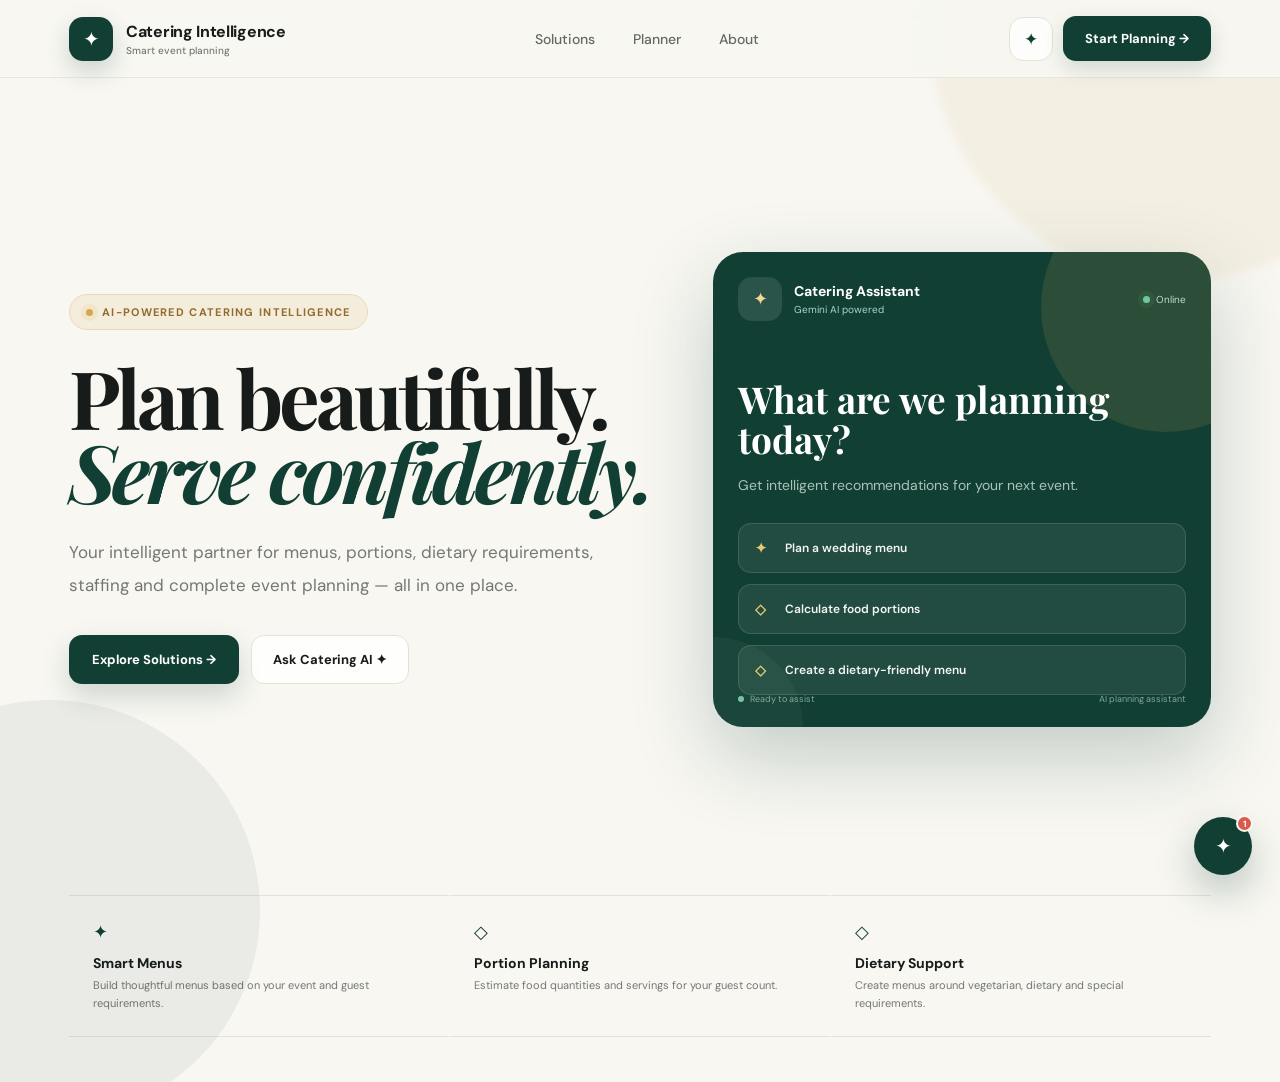
<file: templates/index.html>
<!DOCTYPE html>
<html lang="en">
<head>
    <meta charset="UTF-8">

    <meta
        name="viewport"
        content="width=device-width, initial-scale=1.0"
    >

    <meta
        name="description"
        content="Catering Intelligence - AI powered catering planning assistant"
    >

    <title>Catering Intelligence | AI Catering Assistant</title>


    <!-- ======================================================
         GOOGLE FONTS
    ======================================================= -->

    <link rel="preconnect" href="https://fonts.googleapis.com">

    <link
        rel="preconnect"
        href="https://fonts.gstatic.com"
        crossorigin
    >

    <link
        href="https://fonts.googleapis.com/css2?family=DM+Sans:wght@400;500;600;700&family=Playfair+Display:ital,wght@0,600;0,700;1,600;1,700&display=swap"
        rel="stylesheet"
    >


    <!-- ======================================================
         STYLES
    ======================================================= -->

    <style>

        /* ==================================================
           ROOT
        ================================================== */

        :root {

            --cream: #f8f7f2;
            --cream-dark: #efede5;

            --green: #123f34;
            --green-dark: #0b3028;
            --green-light: #1b5143;

            --gold: #d4a84f;
            --gold-light: #f5e8c8;

            --white: #ffffff;

            --text: #171b19;
            --muted: #747873;

            --border: #e5e1d7;

            --shadow:
                0 25px 70px rgba(15, 49, 40, 0.14);

            --radius-xl: 32px;
            --radius-lg: 22px;
            --radius-md: 16px;
            --radius-sm: 12px;

        }


        /* ==================================================
           RESET
        ================================================== */

        * {
            margin: 0;
            padding: 0;
            box-sizing: border-box;
        }


        html {
            scroll-behavior: smooth;
        }


        body {

            font-family:
                "DM Sans",
                sans-serif;

            background:
                var(--cream);

            color:
                var(--text);

            min-height: 100vh;

            overflow-x: hidden;
        }


        button,
        input,
        textarea {

            font-family:
                inherit;
        }


        button {
            cursor: pointer;
        }


        /* ==================================================
           BACKGROUND
        ================================================== */

        body::before {

            content: "";

            position: fixed;

            width: 500px;
            height: 500px;

            border-radius: 50%;

            background:
                rgba(212, 168, 79, 0.09);

            top: -220px;
            right: -150px;

            filter: blur(5px);

            pointer-events: none;

            animation:
                floatBackground 12s ease-in-out infinite;
        }


        body::after {

            content: "";

            position: fixed;

            width: 420px;
            height: 420px;

            border-radius: 50%;

            background:
                rgba(18, 63, 52, 0.06);

            bottom: -220px;
            left: -160px;

            pointer-events: none;

            animation:
                floatBackground 15s ease-in-out infinite reverse;
        }


        @keyframes floatBackground {

            0%,
            100% {
                transform: translateY(0);
            }

            50% {
                transform: translateY(25px);
            }
        }


        /* ==================================================
           NAVBAR
        ================================================== */

        .navbar {

            position: sticky;

            top: 0;

            z-index: 100;

            height: 78px;

            background:
                rgba(248, 247, 242, 0.88);

            backdrop-filter:
                blur(18px);

            -webkit-backdrop-filter:
                blur(18px);

            border-bottom:
                1px solid rgba(229, 225, 215, 0.75);
        }


        .nav-inner {

            max-width: 1190px;

            height: 100%;

            margin: auto;

            padding:
                0 24px;

            display: flex;

            align-items: center;

            justify-content: space-between;
        }


        /* ==================================================
           BRAND
        ================================================== */

        .brand {

            display: flex;

            align-items: center;

            gap: 13px;

            text-decoration: none;

            color: var(--text);
        }


        .brand-icon {

            width: 44px;
            height: 44px;

            border-radius: 14px;

            background:
                var(--green);

            color:
                var(--white);

            display: flex;

            align-items: center;
            justify-content: center;

            font-size: 20px;

            box-shadow:
                0 10px 24px
                rgba(18, 63, 52, 0.2);

            transition:
                transform .3s ease,
                box-shadow .3s ease;
        }


        .brand:hover .brand-icon {

            transform:
                rotate(-8deg)
                scale(1.06);

            box-shadow:
                0 14px 30px
                rgba(18, 63, 52, 0.28);
        }


        .brand-name {

            font-size: 16px;

            font-weight: 700;

            letter-spacing: -.3px;
        }


        .brand-subtitle {

            display: block;

            margin-top: 2px;

            font-size: 10px;

            color:
                var(--muted);

            font-weight: 500;
        }


        /* ==================================================
           NAV LINKS
        ================================================== */

        .nav-links {

            display: flex;

            align-items: center;

            gap: 38px;
        }


        .nav-links a {

            color:
                #656963;

            text-decoration: none;

            font-size: 14px;

            font-weight: 500;

            position: relative;

            transition:
                color .25s ease;
        }


        .nav-links a::after {

            content: "";

            position: absolute;

            left: 0;
            bottom: -7px;

            width: 0;
            height: 2px;

            border-radius: 5px;

            background:
                var(--green);

            transition:
                width .25s ease;
        }


        .nav-links a:hover {

            color:
                var(--green);
        }


        .nav-links a:hover::after {

            width: 100%;
        }


        /* ==================================================
           NAV ACTION
        ================================================== */

        .nav-action {

            display: flex;

            align-items: center;

            gap: 10px;
        }


        .sparkle-button {

            width: 44px;
            height: 44px;

            border-radius: 14px;

            border:
                1px solid var(--border);

            background:
                rgba(255,255,255,.75);

            color:
                var(--green);

            font-size: 17px;

            transition:
                all .3s ease;
        }


        .sparkle-button:hover {

            transform:
                translateY(-3px);

            box-shadow:
                0 10px 25px
                rgba(0,0,0,.08);
        }


        .nav-cta {

            border: none;

            padding:
                14px 22px;

            border-radius: 13px;

            background:
                var(--green);

            color:
                var(--white);

            font-size: 13px;

            font-weight: 700;

            transition:
                all .3s ease;

            box-shadow:
                0 8px 20px
                rgba(18, 63, 52, .16);
        }


        .nav-cta:hover {

            background:
                var(--green-dark);

            transform:
                translateY(-3px);

            box-shadow:
                0 14px 28px
                rgba(18, 63, 52, .23);
        }


        /* ==================================================
           HERO
        ================================================== */

        .hero {

            max-width: 1190px;

            min-height:
                calc(100vh - 78px);

            margin:
                0 auto;

            padding:
                70px 24px
                70px;

            display: grid;

            grid-template-columns:
                1.08fr
                .92fr;

            gap: 60px;

            align-items: center;

            position: relative;
        }


        /* ==================================================
           HERO LEFT
        ================================================== */

        .hero-content {

            animation:
                heroReveal .9s ease both;
        }


        @keyframes heroReveal {

            from {

                opacity: 0;

                transform:
                    translateY(30px);
            }

            to {

                opacity: 1;

                transform:
                    translateY(0);
            }
        }


        .eyebrow {

            display: inline-flex;

            align-items: center;

            gap: 9px;

            padding:
                10px 16px;

            border-radius: 50px;

            background:
                #f5eddc;

            border:
                1px solid #ead9b7;

            color:
                #916c2f;

            font-size: 11px;

            font-weight: 700;

            letter-spacing: 1.3px;

            text-transform: uppercase;

            margin-bottom: 30px;
        }


        .eyebrow-dot {

            width: 7px;
            height: 7px;

            border-radius: 50%;

            background:
                var(--gold);

            box-shadow:
                0 0 0 5px
                rgba(212,168,79,.12);

            animation:
                pulseDot 2s infinite;
        }


        @keyframes pulseDot {

            0%,
            100% {
                transform: scale(1);
            }

            50% {
                transform: scale(1.35);
            }
        }


        .hero-title {

            font-family:
                "Playfair Display",
                serif;

            font-size:
                clamp(55px, 6.3vw, 82px);

            line-height:
                .92;

            letter-spacing:
                -4px;

            margin-bottom:
                28px;
        }


        .hero-title span {

            display: block;

            color:
                var(--green);

            font-style:
                italic;
        }


        .hero-description {

            max-width:
                630px;

            color:
                var(--muted);

            font-size:
                17px;

            line-height:
                1.9;

            margin-bottom:
                34px;
        }


        /* ==================================================
           HERO BUTTONS
        ================================================== */

        .hero-buttons {

            display: flex;

            gap: 12px;

            align-items: center;
        }


        .primary-button {

            border: none;

            padding:
                16px 23px;

            border-radius:
                13px;

            background:
                var(--green);

            color:
                white;

            font-weight:
                700;

            font-size:
                13px;

            transition:
                all .3s ease;

            box-shadow:
                0 12px 28px
                rgba(18,63,52,.18);
        }


        .primary-button:hover {

            background:
                var(--green-dark);

            transform:
                translateY(-4px);

            box-shadow:
                0 18px 34px
                rgba(18,63,52,.25);
        }


        .secondary-button {

            border:
                1px solid var(--border);

            padding:
                15px 21px;

            border-radius:
                13px;

            background:
                rgba(255,255,255,.8);

            color:
                var(--text);

            font-weight:
                700;

            font-size:
                13px;

            transition:
                all .3s ease;
        }


        .secondary-button:hover {

            background:
                white;

            transform:
                translateY(-4px);

            box-shadow:
                0 12px 28px
                rgba(0,0,0,.08);
        }


        /* ==================================================
           HERO RIGHT / PREVIEW CARD
        ================================================== */

        .hero-visual {

            position: relative;

            animation:
                cardReveal 1s .15s ease both;
        }


        @keyframes cardReveal {

            from {

                opacity: 0;

                transform:
                    translateY(35px)
                    scale(.97);
            }

            to {

                opacity: 1;

                transform:
                    translateY(0)
                    scale(1);
            }
        }


        .planner-card {

            position: relative;

            min-height:
                475px;

            background:
                var(--green);

            border-radius:
                30px;

            padding:
                25px;

            overflow: hidden;

            box-shadow:
                0 30px 80px
                rgba(18,63,52,.23);
        }


        .planner-card::before {

            content: "";

            position: absolute;

            width: 250px;
            height: 250px;

            border-radius: 50%;

            background:
                rgba(212,168,79,.13);

            right: -80px;
            top: -70px;

            animation:
                orbitGlow 7s ease-in-out infinite;
        }


        .planner-card::after {

            content: "";

            position: absolute;

            width: 180px;
            height: 180px;

            border-radius: 50%;

            background:
                rgba(255,255,255,.035);

            left: -90px;
            bottom: -90px;
        }


        @keyframes orbitGlow {

            0%,
            100% {
                transform:
                    translate(0,0)
                    scale(1);
            }

            50% {
                transform:
                    translate(-20px,20px)
                    scale(1.1);
            }
        }


        .planner-header {

            display: flex;

            align-items: center;

            justify-content: space-between;

            position: relative;

            z-index: 2;
        }


        .assistant-profile {

            display: flex;

            align-items: center;

            gap: 12px;
        }


        .assistant-icon {

            width: 44px;
            height: 44px;

            border-radius: 14px;

            display: flex;

            align-items: center;
            justify-content: center;

            background:
                rgba(255,255,255,.1);

            color:
                #f4d68e;

            font-size: 18px;
        }


        .assistant-name {

            color:
                white;

            font-size:
                14px;

            font-weight:
                700;
        }


        .assistant-status {

            color:
                #a8d6c7;

            font-size:
                10px;

            margin-top:
                3px;
        }


        .online-status {

            display: flex;

            align-items: center;

            gap: 6px;

            color:
                #c0ddcf;

            font-size:
                10px;
        }


        .online-dot {

            width: 7px;
            height: 7px;

            border-radius: 50%;

            background:
                #70c79d;

            box-shadow:
                0 0 0 5px
                rgba(112,199,157,.08);
        }


        .planner-content {

            position:
                relative;

            z-index:
                2;

            padding-top:
                58px;
        }


        .planner-title {

            font-family:
                "Playfair Display",
                serif;

            color:
                white;

            font-size:
                37px;

            line-height:
                1.08;

            margin-bottom:
                15px;
        }


        .planner-text {

            color:
                #a8c3ba;

            font-size:
                14px;

            line-height:
                1.7;

            margin-bottom:
                25px;
        }


        /* ==================================================
           QUICK ACTIONS
        ================================================== */

        .quick-actions {

            display:
                flex;

            flex-direction:
                column;

            gap:
                11px;
        }


        .quick-action {

            width:
                100%;

            border:
                1px solid
                rgba(255,255,255,.12);

            background:
                rgba(255,255,255,.07);

            color:
                #f5f6f3;

            border-radius:
                13px;

            padding:
                15px 16px;

            text-align:
                left;

            display:
                flex;

            align-items:
                center;

            gap:
                12px;

            font-size:
                12px;

            font-weight:
                600;

            transition:
                all .3s ease;
        }


        .quick-action-icon {

            color:
                #e7c773;

            font-size:
                14px;

            width:
                18px;
        }


        .quick-action:hover {

            background:
                rgba(255,255,255,.13);

            border-color:
                rgba(255,255,255,.22);

            transform:
                translateX(6px);
        }


        .planner-footer {

            position:
                absolute;

            bottom:
                22px;

            left:
                25px;

            right:
                25px;

            display:
                flex;

            justify-content:
                space-between;

            color:
                #7fa79b;

            font-size:
                9px;
        }


        .ready-state {

            display:
                flex;

            align-items:
                center;

            gap:
                6px;
        }


        .ready-dot {

            width:
                6px;

            height:
                6px;

            border-radius:
                50%;

            background:
                #72c39d;
        }


        /* ==================================================
           FEATURE STRIP
        ================================================== */

        .feature-strip {

            max-width:
                1190px;

            margin:
                -5px auto 0;

            padding:
                0 24px 45px;

            display:
                grid;

            grid-template-columns:
                repeat(3,1fr);

            gap:
                1px;
        }


        .feature {

            padding:
                24px;

            border-top:
                1px solid var(--border);

            border-bottom:
                1px solid var(--border);
        }


        .feature-icon {

            font-size:
                18px;

            color:
                var(--green);

            margin-bottom:
                10px;
        }


        .feature h3 {

            font-size:
                14px;

            margin-bottom:
                5px;
        }


        .feature p {

            color:
                var(--muted);

            font-size:
                11px;

            line-height:
                1.6;
        }


        /* ==================================================
           CHAT FLOAT BUTTON
        ================================================== */

        .chat-float {

            position:
                fixed;

            right:
                28px;

            bottom:
                25px;

            width:
                58px;

            height:
                58px;

            border:
                none;

            border-radius:
                50%;

            background:
                var(--green);

            color:
                white;

            font-size:
                20px;

            display:
                flex;

            align-items:
                center;

            justify-content:
                center;

            box-shadow:
                0 16px 38px
                rgba(18,63,52,.28);

            z-index:
                200;

            transition:
                all .3s ease;
        }


        .chat-float:hover {

            transform:
                translateY(-5px)
                rotate(8deg);

            background:
                var(--green-dark);
        }


        .notification-badge {

            position:
                absolute;

            right:
                -1px;

            top:
                -2px;

            width:
                17px;

            height:
                17px;

            border-radius:
                50%;

            background:
                #d85b4d;

            color:
                white;

            font-size:
                9px;

            font-weight:
                700;

            display:
                flex;

            align-items:
                center;

            justify-content:
                center;

            border:
                2px solid
                var(--cream);
        }


        /* ==================================================
           CHAT WINDOW
        ================================================== */

        .chat-window {

            position:
                fixed;

            right:
                28px;

            bottom:
                96px;

            width:
                390px;

            height:
                min(610px, calc(100vh - 120px));

            background:
                white;

            border:
                1px solid
                rgba(229,225,215,.9);

            border-radius:
                22px;

            box-shadow:
                0 30px 90px
                rgba(0,0,0,.20);

            z-index:
                190;

            overflow:
                hidden;

            display:
                flex;

            flex-direction:
                column;

            opacity:
                0;

            visibility:
                hidden;

            transform:
                translateY(25px)
                scale(.96);

            transform-origin:
                bottom right;

            transition:
                opacity .3s ease,
                transform .3s ease,
                visibility .3s ease;
        }


        .chat-window.active {

            opacity:
                1;

            visibility:
                visible;

            transform:
                translateY(0)
                scale(1);
        }


        /* ==================================================
           CHAT HEADER
        ================================================== */

        .chat-header {

            background:
                var(--green);

            padding:
                18px;

            display:
                flex;

            align-items:
                center;

            justify-content:
                space-between;

            position:
                relative;

            overflow:
                hidden;
        }


        .chat-header::after {

            content:
                "";

            position:
                absolute;

            width:
                150px;

            height:
                150px;

            border-radius:
                50%;

            background:
                rgba(212,168,79,.1);

            right:
                -60px;

            top:
                -80px;
        }


        .chat-header-left {

            display:
                flex;

            align-items:
                center;

            gap:
                11px;

            position:
                relative;

            z-index:
                2;
        }


        .chat-header-icon {

            width:
                40px;

            height:
                40px;

            border-radius:
                12px;

            background:
                rgba(255,255,255,.1);

            display:
                flex;

            align-items:
                center;

            justify-content:
                center;

            color:
                #f0d183;
        }


        .chat-title {

            color:
                white;

            font-size:
                14px;

            font-weight:
                700;
        }


        .chat-subtitle {

            color:
                #9fc2b6;

            font-size:
                9px;

            margin-top:
                3px;
        }


        .chat-close {

            position:
                relative;

            z-index:
                3;

            width:
                32px;

            height:
                32px;

            border:
                none;

            background:
                rgba(255,255,255,.08);

            color:
                white;

            border-radius:
                10px;

            font-size:
                16px;

            transition:
                background .2s ease;
        }


        .chat-close:hover {

            background:
                rgba(255,255,255,.17);
        }


        /* ==================================================
           CHAT MESSAGES
        ================================================== */

        .chat-messages {

            flex:
                1;

            overflow-y:
                auto;

            padding:
                18px;

            background:
                #fbfaf7;

            scroll-behavior:
                smooth;
        }


        .chat-messages::-webkit-scrollbar {

            width:
                7px;
        }


        .chat-messages::-webkit-scrollbar-thumb {

            background:
                #d9d6cd;

            border-radius:
                10px;
        }


        .message-row {

            display:
                flex;

            margin-bottom:
                13px;

            animation:
                messageIn .3s ease both;
        }


        @keyframes messageIn {

            from {

                opacity:
                    0;

                transform:
                    translateY(8px);
            }

            to {

                opacity:
                    1;

                transform:
                    translateY(0);
            }
        }


        .message-row.user {

            justify-content:
                flex-end;
        }


        .message-row.assistant {

            justify-content:
                flex-start;
        }


        .message {

            max-width:
                86%;

            padding:
                13px 14px;

            border-radius:
                15px;

            font-size:
                12px;

            line-height:
                1.65;

            word-wrap:
                break-word;
        }


        .message-row.user .message {

            background:
                var(--green);

            color:
                white;

            border-bottom-right-radius:
                5px;
        }


        .message-row.assistant .message {

            background:
                white;

            color:
                #4f534f;

            border:
                1px solid
                #e7e3da;

            border-bottom-left-radius:
                5px;

            box-shadow:
                0 4px 15px
                rgba(0,0,0,.025);
        }


        .message strong {

            color:
                inherit;

            font-weight:
                700;
        }


        .message ul {

            margin:
                8px 0 4px 18px;
        }


        .message ol {

            margin:
                8px 0 4px 18px;
        }


        .message li {

            margin-bottom:
                4px;
        }


        .message h1,
        .message h2,
        .message h3 {

            font-size:
                13px;

            margin:
                6px 0;
        }


        .message p {

            margin-bottom:
                6px;
        }


        .message p:last-child {

            margin-bottom:
                0;
        }


        .message-time {

            display:
                block;

            font-size:
                8px;

            margin-top:
                7px;

            opacity:
                .45;
        }


        /* ==================================================
           TYPING
        ================================================== */

        .typing-row {

            display:
                flex;

            justify-content:
                flex-start;

            margin-bottom:
                13px;
        }


        .typing-bubble {

            background:
                white;

            border:
                1px solid
                #e7e3da;

            border-radius:
                15px;

            border-bottom-left-radius:
                5px;

            padding:
                12px 15px;

            display:
                flex;

            gap:
                5px;

            align-items:
                center;
        }


        .typing-dot {

            width:
                6px;

            height:
                6px;

            border-radius:
                50%;

            background:
                #8a8e89;

            animation:
                typing 1.2s infinite;
        }


        .typing-dot:nth-child(2) {

            animation-delay:
                .15s;
        }


        .typing-dot:nth-child(3) {

            animation-delay:
                .3s;
        }


        @keyframes typing {

            0%,
            60%,
            100% {
                transform:
                    translateY(0);

                opacity:
                    .4;
            }

            30% {
                transform:
                    translateY(-5px);

                opacity:
                    1;
            }
        }


        /* ==================================================
           QUICK CHAT CHIPS
        ================================================== */

        .chat-chips {

            display:
                flex;

            gap:
                7px;

            overflow-x:
                auto;

            padding:
                10px 14px;

            border-top:
                1px solid
                #e9e5dc;

            background:
                white;
        }


        .chat-chips::-webkit-scrollbar {

            display:
                none;
        }


        .chip {

            flex:
                0 0 auto;

            padding:
                8px 11px;

            border-radius:
                50px;

            border:
                1px solid
                #e1ddd4;

            background:
                #faf9f6;

            color:
                #5d625d;

            font-size:
                9px;

            font-weight:
                600;

            transition:
                all .2s ease;
        }


        .chip:hover {

            background:
                var(--green);

            color:
                white;

            border-color:
                var(--green);

            transform:
                translateY(-2px);
        }


        /* ==================================================
           INPUT AREA
        ================================================== */

        .chat-input-area {

            background:
                white;

            padding:
                12px 14px 10px;

            border-top:
                1px solid
                #e9e5dc;
        }


        .input-wrapper {

            display:
                flex;

            align-items:
                center;

            gap:
                8px;

            padding:
                4px;

            border:
                1px solid
                var(--green);

            border-radius:
                14px;

            background:
                white;

            transition:
                box-shadow .2s ease;
        }


        .input-wrapper:focus-within {

            box-shadow:
                0 0 0 4px
                rgba(18,63,52,.08);
        }


        #userInput {

            flex:
                1;

            border:
                none;

            outline:
                none;

            resize:
                none;

            min-height:
                39px;

            max-height:
                100px;

            padding:
                9px 10px;

            color:
                var(--text);

            font-size:
                11px;

            background:
                transparent;
        }


        #userInput::placeholder {

            color:
                #9a9d98;
        }


        .send-button {

            width:
                42px;

            height:
                42px;

            border:
                none;

            border-radius:
                11px;

            background:
                var(--green);

            color:
                white;

            font-size:
                16px;

            display:
                flex;

            align-items:
                center;

            justify-content:
                center;

            transition:
                all .25s ease;
        }


        .send-button:hover {

            background:
                var(--green-dark);

            transform:
                translateY(-2px);
        }


        .send-button:disabled {

            opacity:
                .45;

            cursor:
                not-allowed;

            transform:
                none;
        }


        .input-note {

            text-align:
                center;

            color:
                #aaa9a2;

            font-size:
                8px;

            padding-top:
                8px;
        }


        /* ==================================================
           SCROLL REVEAL
        ================================================== */

        .reveal {

            opacity:
                0;

            transform:
                translateY(25px);

            transition:
                opacity .7s ease,
                transform .7s ease;
        }


        .reveal.visible {

            opacity:
                1;

            transform:
                translateY(0);
        }


        /* ==================================================
           RESPONSIVE
        ================================================== */

        @media (max-width: 950px) {

            .nav-links {
                display: none;
            }


            .hero {

                grid-template-columns:
                    1fr;

                padding-top:
                    55px;

                gap:
                    45px;
            }


            .hero-title {

                font-size:
                    clamp(52px, 10vw, 76px);
            }


            .hero-description {

                max-width:
                    700px;
            }


            .planner-card {

                max-width:
                    620px;

                margin:
                    auto;
            }


            .feature-strip {

                grid-template-columns:
                    1fr;
            }

        }


        @media (max-width: 600px) {

            .navbar {

                height:
                    70px;
            }


            .nav-inner {

                padding:
                    0 16px;
            }


            .nav-cta {

                display:
                    none;
            }


            .hero {

                padding:
                    45px 18px 40px;

                min-height:
                    auto;
            }


            .hero-title {

                font-size:
                    50px;

                letter-spacing:
                    -2.5px;
            }


            .hero-description {

                font-size:
                    14px;

                line-height:
                    1.7;
            }


            .hero-buttons {

                flex-direction:
                    column;

                align-items:
                    stretch;
            }


            .primary-button,
            .secondary-button {

                width:
                    100%;
            }


            .planner-card {

                min-height:
                    450px;

                padding:
                    20px;

                border-radius:
                    24px;
            }


            .planner-title {

                font-size:
                    31px;
            }


            .chat-window {

                right:
                    10px;

                left:
                    10px;

                bottom:
                    84px;

                width:
                    auto;

                height:
                    min(650px, calc(100vh - 105px));

                border-radius:
                    20px;
            }


            .chat-float {

                right:
                    18px;

                bottom:
                    18px;
            }


            .feature-strip {

                padding:
                    0 18px 35px;
            }

        }


        @media (max-width: 380px) {

            .hero-title {

                font-size:
                    44px;
            }


            .planner-title {

                font-size:
                    27px;
            }

        }

    </style>

</head>


<body>


    <!-- ======================================================
         NAVBAR
    ======================================================= -->

    <header class="navbar">

        <div class="nav-inner">


            <a
                href="#"
                class="brand"
                onclick="scrollToTop(); return false;"
            >

                <div class="brand-icon">
                    ✦
                </div>


                <div>

                    <div class="brand-name">
                        Catering Intelligence
                    </div>

                    <span class="brand-subtitle">
                        Smart event planning
                    </span>

                </div>

            </a>


            <nav class="nav-links">

                <a href="#solutions">
                    Solutions
                </a>

                <a href="#planner">
                    Planner
                </a>

                <a href="#about">
                    About
                </a>

            </nav>


            <div class="nav-action">

                <button
                    class="sparkle-button"
                    onclick="openChat()"
                    aria-label="Open AI assistant"
                >
                    ✦
                </button>


                <button
                    class="nav-cta"
                    onclick="openChat()"
                >
                    Start Planning →
                </button>

            </div>

        </div>

    </header>



    <!-- ======================================================
         HERO
    ======================================================= -->

    <main>


        <section
            class="hero"
            id="planner"
        >


            <!-- LEFT -->

            <div class="hero-content">


                <div class="eyebrow">

                    <span class="eyebrow-dot"></span>

                    AI-POWERED CATERING INTELLIGENCE

                </div>


                <h1 class="hero-title">

                    Plan beautifully.

                    <span>
                        Serve confidently.
                    </span>

                </h1>


                <p class="hero-description">

                    Your intelligent partner for menus,
                    portions, dietary requirements,
                    staffing and complete event planning
                    — all in one place.

                </p>


                <div class="hero-buttons">

                    <button
                        class="primary-button"
                        onclick="document.getElementById('solutions').scrollIntoView({behavior:'smooth'})"
                    >
                        Explore Solutions →
                    </button>


                    <button
                        class="secondary-button"
                        onclick="openChat()"
                    >
                        Ask Catering AI ✦
                    </button>

                </div>

            </div>



            <!-- RIGHT -->

            <div class="hero-visual">

                <div class="planner-card">


                    <div class="planner-header">


                        <div class="assistant-profile">

                            <div class="assistant-icon">
                                ✦
                            </div>


                            <div>

                                <div class="assistant-name">
                                    Catering Assistant
                                </div>

                                <div class="assistant-status">
                                    Gemini AI powered
                                </div>

                            </div>

                        </div>


                        <div class="online-status">

                            <span class="online-dot"></span>

                            Online

                        </div>

                    </div>



                    <div class="planner-content">

                        <h2 class="planner-title">
                            What are we planning today?
                        </h2>


                        <p class="planner-text">
                            Get intelligent recommendations
                            for your next event.
                        </p>


                        <div class="quick-actions">


                            <button
                                class="quick-action"
                                onclick="sendQuickMessage('Plan a wedding menu')"
                            >

                                <span class="quick-action-icon">
                                    ✦
                                </span>

                                <span>
                                    Plan a wedding menu
                                </span>

                            </button>


                            <button
                                class="quick-action"
                                onclick="sendQuickMessage('Calculate food portions')"
                            >

                                <span class="quick-action-icon">
                                    ◇
                                </span>

                                <span>
                                    Calculate food portions
                                </span>

                            </button>


                            <button
                                class="quick-action"
                                onclick="sendQuickMessage('Create a dietary-friendly menu')"
                            >

                                <span class="quick-action-icon">
                                    ◇
                                </span>

                                <span>
                                    Create a dietary-friendly menu
                                </span>

                            </button>


                        </div>

                    </div>


                    <div class="planner-footer">

                        <div class="ready-state">

                            <span class="ready-dot"></span>

                            Ready to assist

                        </div>


                        <span>
                            AI planning assistant
                        </span>

                    </div>

                </div>

            </div>

        </section>



        <!-- ==================================================
             FEATURES
        =================================================== -->

        <section
            class="feature-strip"
            id="solutions"
        >


            <div class="feature reveal">

                <div class="feature-icon">
                    ✦
                </div>

                <h3>
                    Smart Menus
                </h3>

                <p>
                    Build thoughtful menus based on
                    your event and guest requirements.
                </p>

            </div>


            <div class="feature reveal">

                <div class="feature-icon">
                    ◇
                </div>

                <h3>
                    Portion Planning
                </h3>

                <p>
                    Estimate food quantities and servings
                    for your guest count.
                </p>

            </div>


            <div
                class="feature reveal"
                id="about"
            >

                <div class="feature-icon">
                    ◇
                </div>

                <h3>
                    Dietary Support
                </h3>

                <p>
                    Create menus around vegetarian,
                    dietary and special requirements.
                </p>

            </div>


        </section>

    </main>



    <!-- ======================================================
         CHAT FLOAT BUTTON
    ======================================================= -->

    <button
        class="chat-float"
        id="chatFloat"
        onclick="toggleChat()"
        aria-label="Open Catering Assistant"
    >

        <span id="floatIcon">
            ✦
        </span>


        <span
            class="notification-badge"
            id="notificationBadge"
        >
            1
        </span>

    </button>



    <!-- ======================================================
         CHAT WINDOW
    ======================================================= -->

    <section
        class="chat-window"
        id="chatWindow"
        aria-label="Catering Assistant"
    >


        <!-- HEADER -->

        <div class="chat-header">


            <div class="chat-header-left">


                <div class="chat-header-icon">
                    ✦
                </div>


                <div>

                    <div class="chat-title">
                        Catering Assistant
                    </div>

                    <div class="chat-subtitle">
                        Gemini AI planning assistant • Online
                    </div>

                </div>

            </div>


            <button
                class="chat-close"
                onclick="closeChat()"
                aria-label="Close chat"
            >
                ×
            </button>

        </div>



        <!-- MESSAGES -->

        <div
            class="chat-messages"
            id="chatMessages"
        >

            <!--
                Initial greeting only.
                This is NOT a hardcoded answer to a user question.
            -->

            <div class="message-row assistant">

                <div class="message">

                    <strong>✨ Welcome!</strong>

                    <p>
                        I’m your Catering Assistant.
                        Tell me about your event, guest count,
                        cuisine preference and dietary requirements,
                        and I’ll help you build a smart catering plan.
                    </p>

                    <span class="message-time">
                        Just now
                    </span>

                </div>

            </div>

        </div>



        <!-- QUICK CHIPS -->

        <div class="chat-chips">


            <button
                class="chip"
                onclick="sendQuickMessage('Plan a wedding menu')"
            >
                Wedding menu
            </button>


            <button
                class="chip"
                onclick="sendQuickMessage('Calculate food portions')"
            >
                Portions
            </button>


            <button
                class="chip"
                onclick="sendQuickMessage('Create a vegetarian menu')"
            >
                Vegetarian
            </button>


            <button
                class="chip"
                onclick="sendQuickMessage('Plan a corporate catering menu')"
            >
                Corporate
            </button>


        </div>



        <!-- INPUT -->

        <div class="chat-input-area">


            <div class="input-wrapper">


                <textarea
                    id="userInput"
                    rows="1"
                    maxlength="4000"
                    placeholder="Ask me anything about catering..."
                    aria-label="Message"
                ></textarea>


                <button
                    class="send-button"
                    id="sendButton"
                    onclick="sendMessage()"
                    aria-label="Send message"
                >
                    ↑
                </button>

            </div>


            <div class="input-note">
                AI can make mistakes. Verify important catering details.
            </div>

        </div>

    </section>



    <!-- ======================================================
         JAVASCRIPT
    ======================================================= -->

    <script>

        /* ==================================================
           ELEMENTS
        ================================================== */

        const chatWindow =
            document.getElementById("chatWindow");

        const chatMessages =
            document.getElementById("chatMessages");

        const userInput =
            document.getElementById("userInput");

        const sendButton =
            document.getElementById("sendButton");

        const notificationBadge =
            document.getElementById("notificationBadge");

        const floatIcon =
            document.getElementById("floatIcon");


        /* ==================================================
           CHAT HISTORY
        ================================================== */

        let chatHistory = [];

        let isSending = false;


        /* ==================================================
           OPEN CHAT
        ================================================== */

        function openChat() {

            chatWindow.classList.add("active");

            notificationBadge.style.display =
                "none";

            setTimeout(() => {

                userInput.focus();

                scrollChatToBottom();

            }, 250);
        }


        /* ==================================================
           CLOSE CHAT
        ================================================== */

        function closeChat() {

            chatWindow.classList.remove(
                "active"
            );

            floatIcon.textContent = "✦";
        }


        /* ==================================================
           TOGGLE CHAT
        ================================================== */

        function toggleChat() {

            if (
                chatWindow.classList.contains(
                    "active"
                )
            ) {

                closeChat();

            } else {

                openChat();

            }
        }


        /* ==================================================
           SCROLL TOP
        ================================================== */

        function scrollToTop() {

            window.scrollTo({
                top: 0,
                behavior: "smooth"
            });
        }


        /* ==================================================
           CURRENT TIME
        ================================================== */

        function getCurrentTime() {

            return new Date().toLocaleTimeString(
                [],
                {
                    hour: "2-digit",
                    minute: "2-digit"
                }
            );
        }


        /* ==================================================
           ESCAPE HTML
        ================================================== */

        function escapeHtml(text) {

            const div =
                document.createElement("div");

            div.textContent =
                text;

            return div.innerHTML;
        }


        /* ==================================================
           BASIC MARKDOWN → HTML
        ================================================== */

        function formatAIResponse(text) {

            if (!text) {

                return "";
            }


            let html =
                escapeHtml(text);


            /*
             * Bold
             */

            html = html.replace(
                /\*\*(.*?)\*\*/g,
                "<strong>$1</strong>"
            );


            /*
             * Headings
             */

            html = html.replace(
                /^### (.*)$/gm,
                "<h3>$1</h3>"
            );


            html = html.replace(
                /^## (.*)$/gm,
                "<h2>$1</h2>"
            );


            html = html.replace(
                /^# (.*)$/gm,
                "<h1>$1</h1>"
            );


            /*
             * Bullet lists
             */

            html = html.replace(
                /(?:^|\n)[-*] (.*)(?=\n|$)/g,
                "<li>$1</li>"
            );


            /*
             * Wrap consecutive li items
             */

            html = html.replace(
                /(<li>.*<\/li>)/gs,
                "<ul>$1</ul>"
            );


            /*
             * Numbered lists
             */

            html = html.replace(
                /(?:^|\n)\d+\.\s+(.*)(?=\n|$)/g,
                "<li>$1</li>"
            );


            /*
             * Line breaks
             */

            html = html.replace(
                /\n/g,
                "<br>"
            );


            return html;
        }


        /* ==================================================
           ADD USER MESSAGE
        ================================================== */

        function addUserMessage(text) {

            const row =
                document.createElement("div");

            row.className =
                "message-row user";


            const message =
                document.createElement("div");

            message.className =
                "message";


            message.innerHTML = `
                ${escapeHtml(text)}
                <span class="message-time">
                    ${getCurrentTime()}
                </span>
            `;


            row.appendChild(
                message
            );


            chatMessages.appendChild(
                row
            );


            scrollChatToBottom();
        }


        /* ==================================================
           ADD ASSISTANT MESSAGE
        ================================================== */

        function addBotMessage(text) {

            const row =
                document.createElement("div");

            row.className =
                "message-row assistant";


            const message =
                document.createElement("div");

            message.className =
                "message";


            message.innerHTML = `
                ${formatAIResponse(text)}
                <span class="message-time">
                    ${getCurrentTime()}
                </span>
            `;


            row.appendChild(
                message
            );


            chatMessages.appendChild(
                row
            );


            scrollChatToBottom();
        }


        /* ==================================================
           TYPING INDICATOR
        ================================================== */

        function showTyping() {

            removeTyping();


            const row =
                document.createElement("div");

            row.className =
                "typing-row";

            row.id =
                "typingIndicator";


            row.innerHTML = `
                <div class="typing-bubble">

                    <span class="typing-dot"></span>
                    <span class="typing-dot"></span>
                    <span class="typing-dot"></span>

                </div>
            `;


            chatMessages.appendChild(
                row
            );


            scrollChatToBottom();
        }


        /* ==================================================
           REMOVE TYPING
        ================================================== */

        function removeTyping() {

            const typing =
                document.getElementById(
                    "typingIndicator"
                );


            if (typing) {

                typing.remove();
            }
        }


        /* ==================================================
           SCROLL CHAT
        ================================================== */

        function scrollChatToBottom() {

            requestAnimationFrame(() => {

                chatMessages.scrollTop =
                    chatMessages.scrollHeight;

            });
        }


        /* ==================================================
           CALL FLASK → GEMINI → FIREBASE
        ================================================== */

        async function getAIResponse(message) {

            const response =
                await fetch(
                    "/api/chat",
                    {
                        method: "POST",

                        headers: {
                            "Content-Type":
                                "application/json"
                        },

                        body: JSON.stringify({

                            message:
                                message,

                            history:
                                chatHistory

                        })
                    }
                );


            let data;


            try {

                data =
                    await response.json();

            } catch (error) {

                throw new Error(
                    "Invalid server response."
                );
            }


            if (!response.ok) {

                throw new Error(
                    data.error ||
                    "Chat request failed."
                );
            }


            if (!data.reply) {

                throw new Error(
                    "No AI response received."
                );
            }


            return data.reply;
        }


        /* ==================================================
           SEND NORMAL MESSAGE
        ================================================== */

        async function sendMessage() {

            if (isSending) {
                return;
            }


            const text =
                userInput.value.trim();


            if (!text) {
                return;
            }


            openChat();


            isSending = true;

            sendButton.disabled =
                true;


            addUserMessage(
                text
            );


            userInput.value =
                "";

            autoResizeTextarea();


            /*
             * IMPORTANT:
             *
             * Save current conversation BEFORE
             * sending it to backend.
             */

            const previousHistory =
                [...chatHistory];


            showTyping();


            try {

                /*
                 * Send to:
                 *
                 * /api/chat
                 *
                 * Flask then:
                 *
                 * Firebase
                 * +
                 * Gemini
                 */

                const reply =
                    await getAIResponse(
                        text
                    );


                removeTyping();


                addBotMessage(
                    reply
                );


                /*
                 * Save conversation
                 */

                chatHistory.push({

                    role:
                        "user",

                    content:
                        text

                });


                chatHistory.push({

                    role:
                        "assistant",

                    content:
                        reply

                });


                /*
                 * Keep browser history small.
                 */

                if (
                    chatHistory.length >
                    20
                ) {

                    chatHistory =
                        chatHistory.slice(
                            -20
                        );
                }


            } catch (error) {

                console.error(
                    "Chat error:",
                    error
                );


                removeTyping();


                addBotMessage(
                    "⚠️ Sorry, I couldn't connect to the Catering Assistant right now. Please try again."
                );


                /*
                 * Restore previous history
                 * if API failed.
                 */

                chatHistory =
                    previousHistory;

            } finally {

                isSending =
                    false;

                sendButton.disabled =
                    false;

                userInput.focus();

                scrollChatToBottom();
            }
        }


        /* ==================================================
           QUICK MESSAGE
        ================================================== */

        async function sendQuickMessage(
            text
        ) {

            if (isSending) {
                return;
            }


            openChat();


            userInput.value =
                "";


            isSending = true;

            sendButton.disabled =
                true;


            addUserMessage(
                text
            );


            showTyping();


            try {

                const reply =
                    await getAIResponse(
                        text
                    );


                removeTyping();


                addBotMessage(
                    reply
                );


                chatHistory.push({

                    role:
                        "user",

                    content:
                        text

                });


                chatHistory.push({

                    role:
                        "assistant",

                    content:
                        reply

                });


                if (
                    chatHistory.length >
                    20
                ) {

                    chatHistory =
                        chatHistory.slice(
                            -20
                        );
                }


            } catch (error) {

                console.error(
                    "Quick chat error:",
                    error
                );


                removeTyping();


                addBotMessage(
                    "⚠️ Sorry, I couldn't connect to the Catering Assistant right now. Please try again."
                );

            } finally {

                isSending =
                    false;

                sendButton.disabled =
                    false;

                userInput.focus();

                scrollChatToBottom();
            }
        }


        /* ==================================================
           ENTER KEY
        ================================================== */

        userInput.addEventListener(
            "keydown",
            function(event) {

                if (
                    event.key === "Enter" &&
                    !event.shiftKey
                ) {

                    event.preventDefault();

                    sendMessage();
                }

            }
        );


        /* ==================================================
           AUTO RESIZE TEXTAREA
        ================================================== */

        userInput.addEventListener(
            "input",
            autoResizeTextarea
        );


        function autoResizeTextarea() {

            userInput.style.height =
                "auto";


            userInput.style.height =
                Math.min(
                    userInput.scrollHeight,
                    100
                ) + "px";
        }


        /* ==================================================
           SCROLL REVEAL
        ================================================== */

        const revealElements =
            document.querySelectorAll(
                ".reveal"
            );


        const revealObserver =
            new IntersectionObserver(
                (entries) => {

                    entries.forEach(
                        (entry) => {

                            if (
                                entry.isIntersecting
                            ) {

                                entry.target.classList.add(
                                    "visible"
                                );

                                revealObserver.unobserve(
                                    entry.target
                                );
                            }

                        }
                    );

                },
                {
                    threshold: .15
                }
            );


        revealElements.forEach(
            (element) => {

                revealObserver.observe(
                    element
                );

            }
        );


        /* ==================================================
           ESCAPE KEY CLOSE
        ================================================== */

        document.addEventListener(
            "keydown",
            function(event) {

                if (
                    event.key === "Escape"
                ) {

                    closeChat();
                }

            }
        );


        /* ==================================================
           INITIAL SETUP
        ================================================== */

        document.addEventListener(
            "DOMContentLoaded",
            function() {

                /*
                 * Keep initial greeting only.
                 */

                chatHistory = [];


                /*
                 * Small entrance delay.
                 */

                setTimeout(() => {

                    document
                        .querySelector(".hero-content")
                        ?.classList.add("visible");

                }, 150);

            }
        );

    </script>

</body>
</html>
</file>
